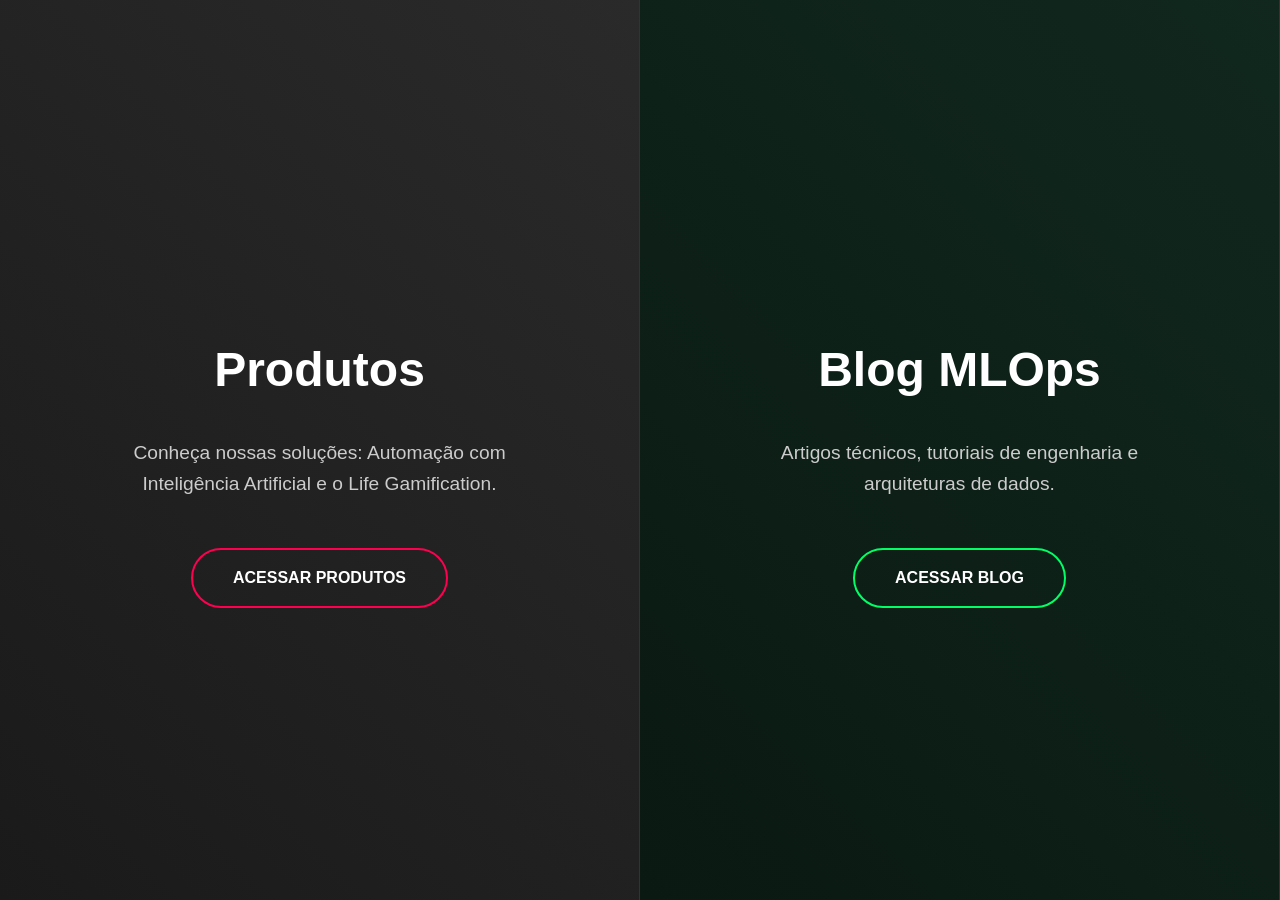
<file: index.html>
<!DOCTYPE html>
<html lang="pt-BR">
<head>
    <meta charset="UTF-8">
    <meta name="viewport" content="width=device-width, initial-scale=1.0">
    <title>Seletor Hub - Escolha seu Destino</title>
    <link rel="stylesheet" href="style.css">
    <style>
        /* Estilos para o Mosaico de Fotos */
        .split-banco {
            position: relative;
            overflow: hidden; /* Evita que as fotos vazem do lado direito */
        }
        .mosaic-bg {
            position: absolute;
            top: -5%; left: -5%; width: 110%; height: 110%; /* Ligeiramente maior para cobrir o fundo todo */
            display: grid;
            /* Cria colunas responsivas preenchendo o espaço: */
            grid-template-columns: repeat(auto-fill, minmax(100px, 1fr));
            grid-auto-rows: 100px; /* Altura de cada foto no mosaico */
            gap: 4px;
            z-index: 0;
        }
        .mosaic-bg img {
            width: 100%; height: 100%;
            object-fit: cover; /* Faz as fotos não distorcerem */
            border-radius: 4px;
            opacity: 0.35; /* Deixa as fotos mais transparentes para focar no texto */
            transition: opacity 0.3s ease;
        }
        .mosaic-bg img:hover {
            opacity: 0.8; /* Efeito bacana de acender a foto quando o mouse passa por cima */
        }
        .mosaic-overlay {
            position: absolute; top: 0; left: 0; width: 100%; height: 100%;
            background: linear-gradient(135deg, rgba(18,18,18,0.9) 0%, rgba(18,18,18,0.5) 100%);
            z-index: 1; /* Fica entre as fotos e o texto */
        }
        .split-content {
            position: relative;
            z-index: 2; /* Mantém o texto no topo */
            display: flex;
            flex-direction: column;
            align-items: center;
            justify-content: center;
        }
    </style>
</head>
<body>

    <div class="portal-container">
        <!-- Lado Esquerdo: Produtos -->
        <div class="split split-software">
            <h2>Produtos</h2>
            <p>Conheça nossas soluções: Automação com Inteligência Artificial e o Life Gamification.</p>
            <a href="produtos.html" class="btn-enter">Acessar Produtos</a>
        </div>

        <!-- Centro: Blog Técnico -->
        <div class="split split-blog">
            <div class="split-content">
                <h2>Blog MLOps</h2>
                <p>Artigos técnicos, tutoriais de engenharia e arquiteturas de dados.</p>
                <a href="blog/" class="btn-enter">Acessar Blog</a>
            </div>
        </div>
    </div>

</body>
</html>
</file>
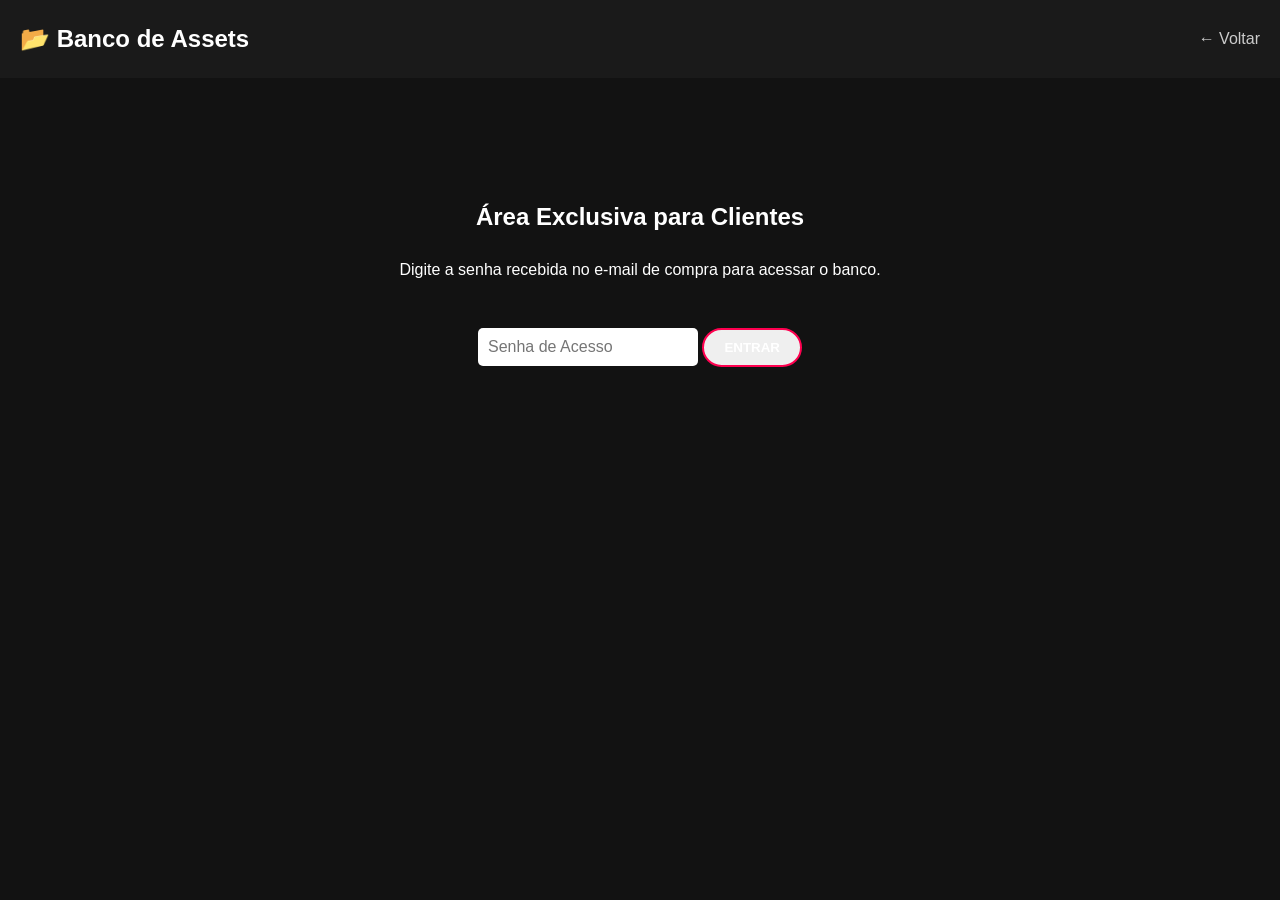
<file: banco.html>
<!DOCTYPE html>
<html lang="pt-BR">
<head>
    <meta charset="UTF-8">
    <meta name="viewport" content="width=device-width, initial-scale=1.0">
    <title>Banco de Assets - Seletor</title>
    <link rel="stylesheet" href="style.css">
</head>
<body>

    <header style="padding: 20px; background: #1a1a1a; display: flex; justify-content: space-between; align-items: center;">
        <div style="font-size: 1.5rem; font-weight: bold;">📂 Banco de Assets</div>
        <a href="index.html" style="color: #ccc;">&larr; Voltar</a>
    </header>

    <!-- Área de Login Simples -->
    <div id="login-area" style="text-align: center; padding: 100px 20px;">
        <h2>Área Exclusiva para Clientes</h2>
        <p>Digite a senha recebida no e-mail de compra para acessar o banco.</p>
        <input type="password" id="access-pass" placeholder="Senha de Acesso" style="padding: 10px; font-size: 1rem; border-radius: 5px; border: none;">
        <button onclick="checkAccess()" class="btn-enter" style="padding: 10px 20px; cursor: pointer;">Entrar</button>
        <p id="login-msg" style="color: red; margin-top: 10px;"></p>
    </div>

    <!-- Conteúdo do App (Oculto inicialmente) -->
    <div id="app-area" style="display: none;">
        <!-- Filtros -->
        <div style="padding: 20px; text-align: center;">
            <button onclick="filterGallery('all')" class="btn-enter" style="padding: 8px 20px; margin: 5px; font-size: 0.9rem;">Todos</button>
            <button onclick="filterGallery('video')" class="btn-enter" style="padding: 8px 20px; margin: 5px; font-size: 0.9rem;">Vídeos</button>
            <button onclick="filterGallery('audio')" class="btn-enter" style="padding: 8px 20px; margin: 5px; font-size: 0.9rem;">Áudios</button>
            <button onclick="filterGallery('image')" class="btn-enter" style="padding: 8px 20px; margin: 5px; font-size: 0.9rem;">Imagens</button>
        </div>

        <div id="gallery" class="gallery-grid">
            <p style="grid-column: 1/-1; text-align: center;">Carregando assets do Drive...</p>
        </div>
    </div>

    <script>
        let allAssets = [];
        const SITE_PASS = "seletor2024"; // Defina sua senha aqui

        function checkAccess() {
            const input = document.getElementById('access-pass').value;
            if (input === SITE_PASS) {
                document.getElementById('login-area').style.display = 'none';
                document.getElementById('app-area').style.display = 'block';
                loadManifest(); // Só carrega o JSON se a senha estiver certa
            } else {
                document.getElementById('login-msg').innerText = "Senha incorreta.";
            }
        }

        // Permitir Enter no input
        document.getElementById('access-pass').addEventListener('keypress', function (e) {
            if (e.key === 'Enter') {
                checkAccess();
            }
        });

        // Função para converter link de visualização do Drive em link direto de imagem (thumbnail)
        function getDriveThumbnail(url) {
            // Extrai ID
            const idMatch = url.match(/id=([a-zA-Z0-9_-]+)/) || url.match(/\/d\/([a-zA-Z0-9_-]+)/);
            if (idMatch) {
                return `https://lh3.googleusercontent.com/d/${idMatch[1]}=s400`; // s400 pede largura 400px
            }
            return 'https://via.placeholder.com/400x250?text=No+Preview';
        }

        async function loadManifest() {
            try {
                // Lê o arquivo manifest.json que deve estar na mesma pasta
                const response = await fetch('manifest.json');
                if (!response.ok) throw new Error("Manifesto não encontrado");
                
                const data = await response.json();
                allAssets = [];

                // Processa as categorias do seu JSON (Adaptar conforme a estrutura real do seu manifest.json)
                // Assumindo estrutura: { "visuals": [...], "musica": [...], "sfx": [...] }
                
                if (data.visuals) {
                    data.visuals.forEach(item => allAssets.push({...item, type: 'video', category: 'Visuals'}));
                }
                if (data.musica) {
                    data.musica.forEach(item => allAssets.push({...item, type: 'audio', category: 'Música'}));
                }
                if (data.sfx) {
                    data.sfx.forEach(item => allAssets.push({...item, type: 'audio', category: 'SFX'}));
                }

                renderGallery(allAssets);

            } catch (error) {
                document.getElementById('gallery').innerHTML = `<p style="grid-column: 1/-1; text-align: center; color: red;">Erro ao carregar assets: ${error.message}. <br>Certifique-se de que o arquivo <b>manifest.json</b> está na pasta do site.</p>`;
            }
        }

        function renderGallery(items) {
            const container = document.getElementById('gallery');
            container.innerHTML = '';

            if (items.length === 0) {
                container.innerHTML = '<p style="grid-column: 1/-1; text-align: center;">Nenhum item encontrado.</p>';
                return;
            }

            items.forEach(item => {
                // Define ícone ou thumb baseado no tipo
                let thumbUrl = 'https://via.placeholder.com/400x250?text=Audio';
                if (item.type === 'video' || item.type === 'image') {
                    // Tenta usar o próprio link se for imagem direta, ou thumbnail do drive
                    thumbUrl = getDriveThumbnail(item.path || item.url); 
                }

                const card = document.createElement('div');
                card.className = 'media-card';
                card.innerHTML = `
                    <img src="${thumbUrl}" class="media-thumb" alt="${item.name}" loading="lazy">
                    <div class="media-info">
                        <span class="media-title">${item.name}</span>
                        <span class="media-tag">${item.category}</span>
                        <a href="${item.path || item.url}" target="_blank" class="btn-download">Baixar / Ver</a>
                    </div>
                `;
                container.appendChild(card);
            });
        }

        function filterGallery(type) {
            if (type === 'all') {
                renderGallery(allAssets);
            } else {
                const filtered = allAssets.filter(item => item.type === type || (type === 'video' && item.category === 'Visuals'));
                renderGallery(filtered);
            }
        }

        // Inicia
        // loadManifest(); // Removido para segurança, chamado apenas no checkAccess
    </script>
</body>
</html>
</file>
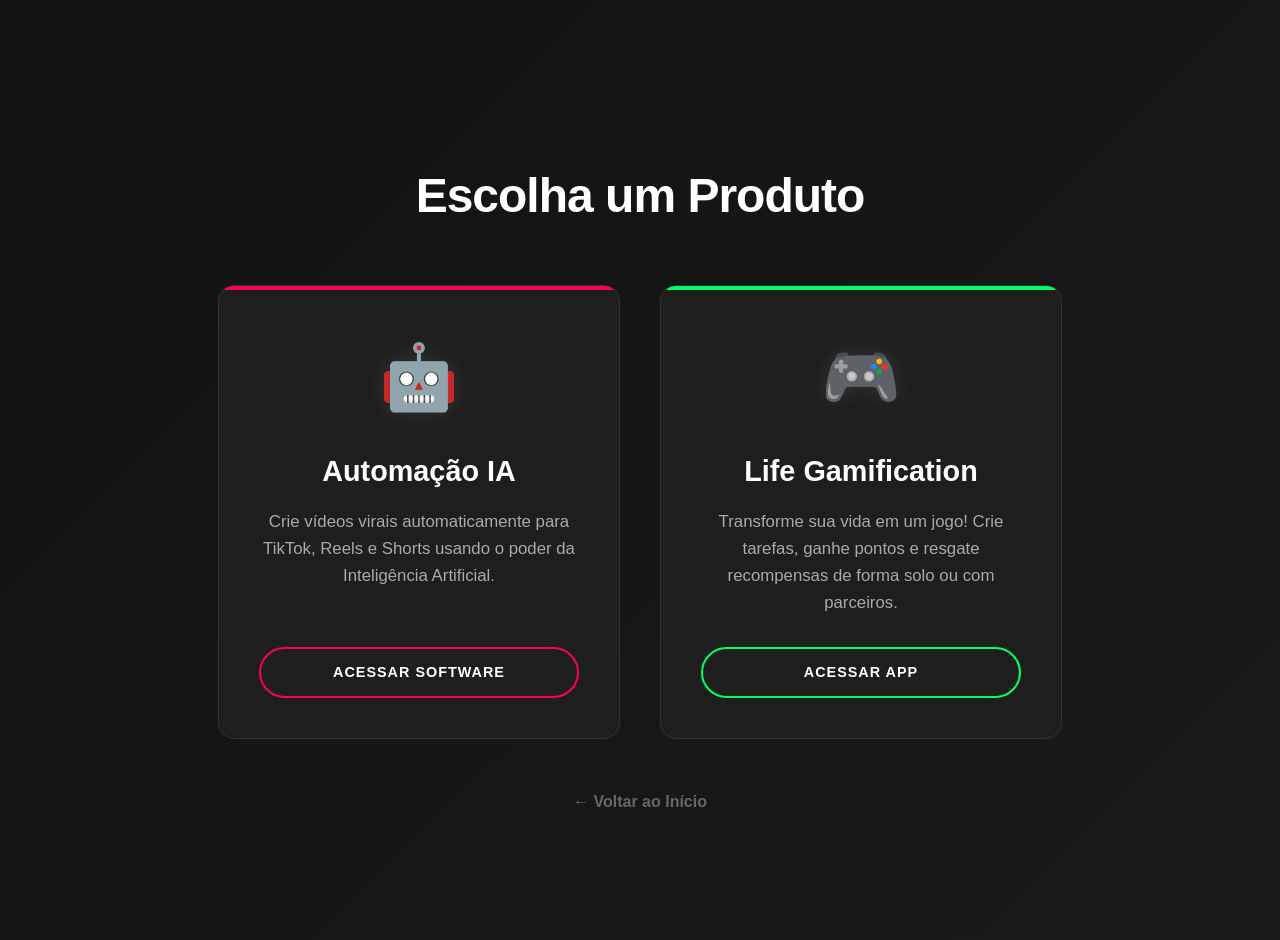
<file: produtos.html>
<!DOCTYPE html>
<html lang="pt-BR">
<head>
    <meta charset="UTF-8">
    <meta name="viewport" content="width=device-width, initial-scale=1.0">
    <title>Nossos Produtos</title>
    <link rel="stylesheet" href="style.css">
    <style>
        body {
            display: flex;
            flex-direction: column;
            align-items: center;
            justify-content: center;
            min-height: 100vh;
            padding: 20px;
            background: linear-gradient(135deg, #121212, #1a1a1a);
        }
        h1 {
            font-size: 3rem;
            margin-bottom: 50px;
            text-align: center;
            letter-spacing: -1px;
        }
        .products-container {
            display: flex;
            gap: 40px;
            flex-wrap: wrap;
            justify-content: center;
            max-width: 1000px;
        }
        .product-card {
            background: var(--card-bg);
            border-radius: 16px;
            padding: 40px;
            width: 320px;
            text-align: center;
            transition: all 0.3s ease;
            border: 1px solid #333;
            display: flex;
            flex-direction: column;
            position: relative;
            overflow: hidden;
        }
        .product-card::before {
            content: '';
            position: absolute;
            top: 0; left: 0; width: 100%; height: 4px;
            background: var(--primary);
            transition: 0.3s;
        }
        .product-card.gamification::before { background: var(--tertiary); }
        
        .product-card:hover {
            transform: translateY(-10px);
            box-shadow: 0 15px 35px rgba(0,0,0,0.6);
            border-color: #555;
        }
        .product-card.gamification:hover {
            border-color: #444;
        }
        .product-icon {
            font-size: 4rem;
            margin-bottom: 20px;
            text-shadow: 0 0 20px rgba(255,255,255,0.1);
        }
        .product-title {
            font-size: 1.8rem;
            margin-bottom: 15px;
            font-weight: bold;
        }
        .product-desc {
            color: #aaa;
            margin-bottom: 30px;
            flex-grow: 1;
            font-size: 1.05rem;
        }
        .btn-product {
            padding: 12px 24px;
            border-radius: 30px;
            color: white;
            font-weight: bold;
            text-transform: uppercase;
            transition: 0.3s;
            display: inline-block;
            border: 2px solid var(--primary);
            letter-spacing: 1px;
            font-size: 0.9rem;
        }
        .btn-product:hover {
            background: white;
            color: black;
            box-shadow: 0 0 15px rgba(255, 255, 255, 0.3);
        }
        .gamification .btn-product {
            border-color: var(--tertiary);
        }
        .back-link {
            margin-top: 50px;
            color: #666;
            text-decoration: none;
            font-weight: bold;
            transition: 0.3s;
        }
        .back-link:hover { color: white; }
    </style>
</head>
<body>

    <h1>Escolha um Produto</h1>

    <div class="products-container">
        <!-- Produto 1: Automação -->
        <div class="product-card">
            <div class="product-icon">🤖</div>
            <div class="product-title">Automação IA</div>
            <div class="product-desc">Crie vídeos virais automaticamente para TikTok, Reels e Shorts usando o poder da Inteligência Artificial.</div>
            <a href="https://shorts-factory-ai.github.io/" class="btn-product">Acessar Software</a>
        </div>

        <!-- Produto 2: Life Gamification -->
        <div class="product-card gamification">
            <div class="product-icon">🎮</div>
            <div class="product-title">Life Gamification</div>
            <div class="product-desc">Transforme sua vida em um jogo! Crie tarefas, ganhe pontos e resgate recompensas de forma solo ou com parceiros.</div>
            <a href="https://life-gamificacao.github.io/" target="_blank" class="btn-product">Acessar App</a>
        </div>
    </div>

    <a href="index.html" class="back-link">← Voltar ao Início</a>

</body>
</html>
</file>
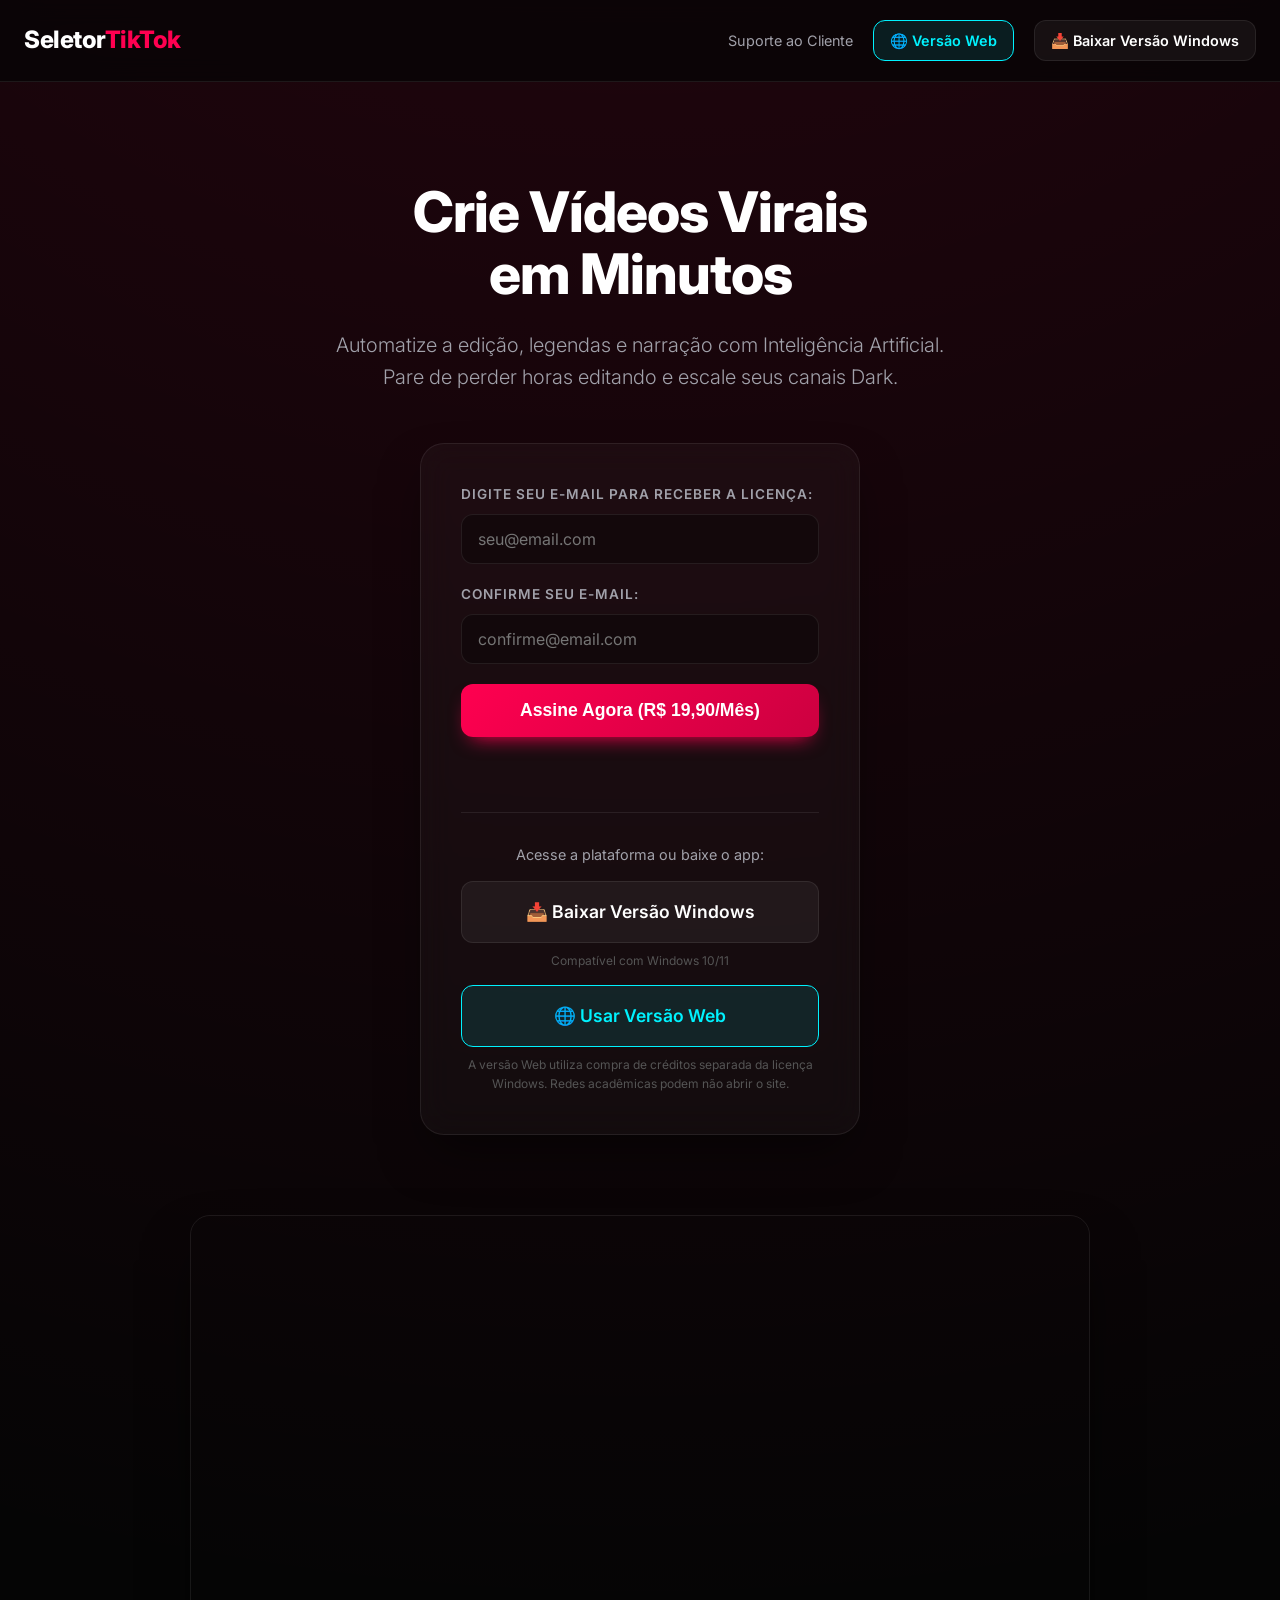
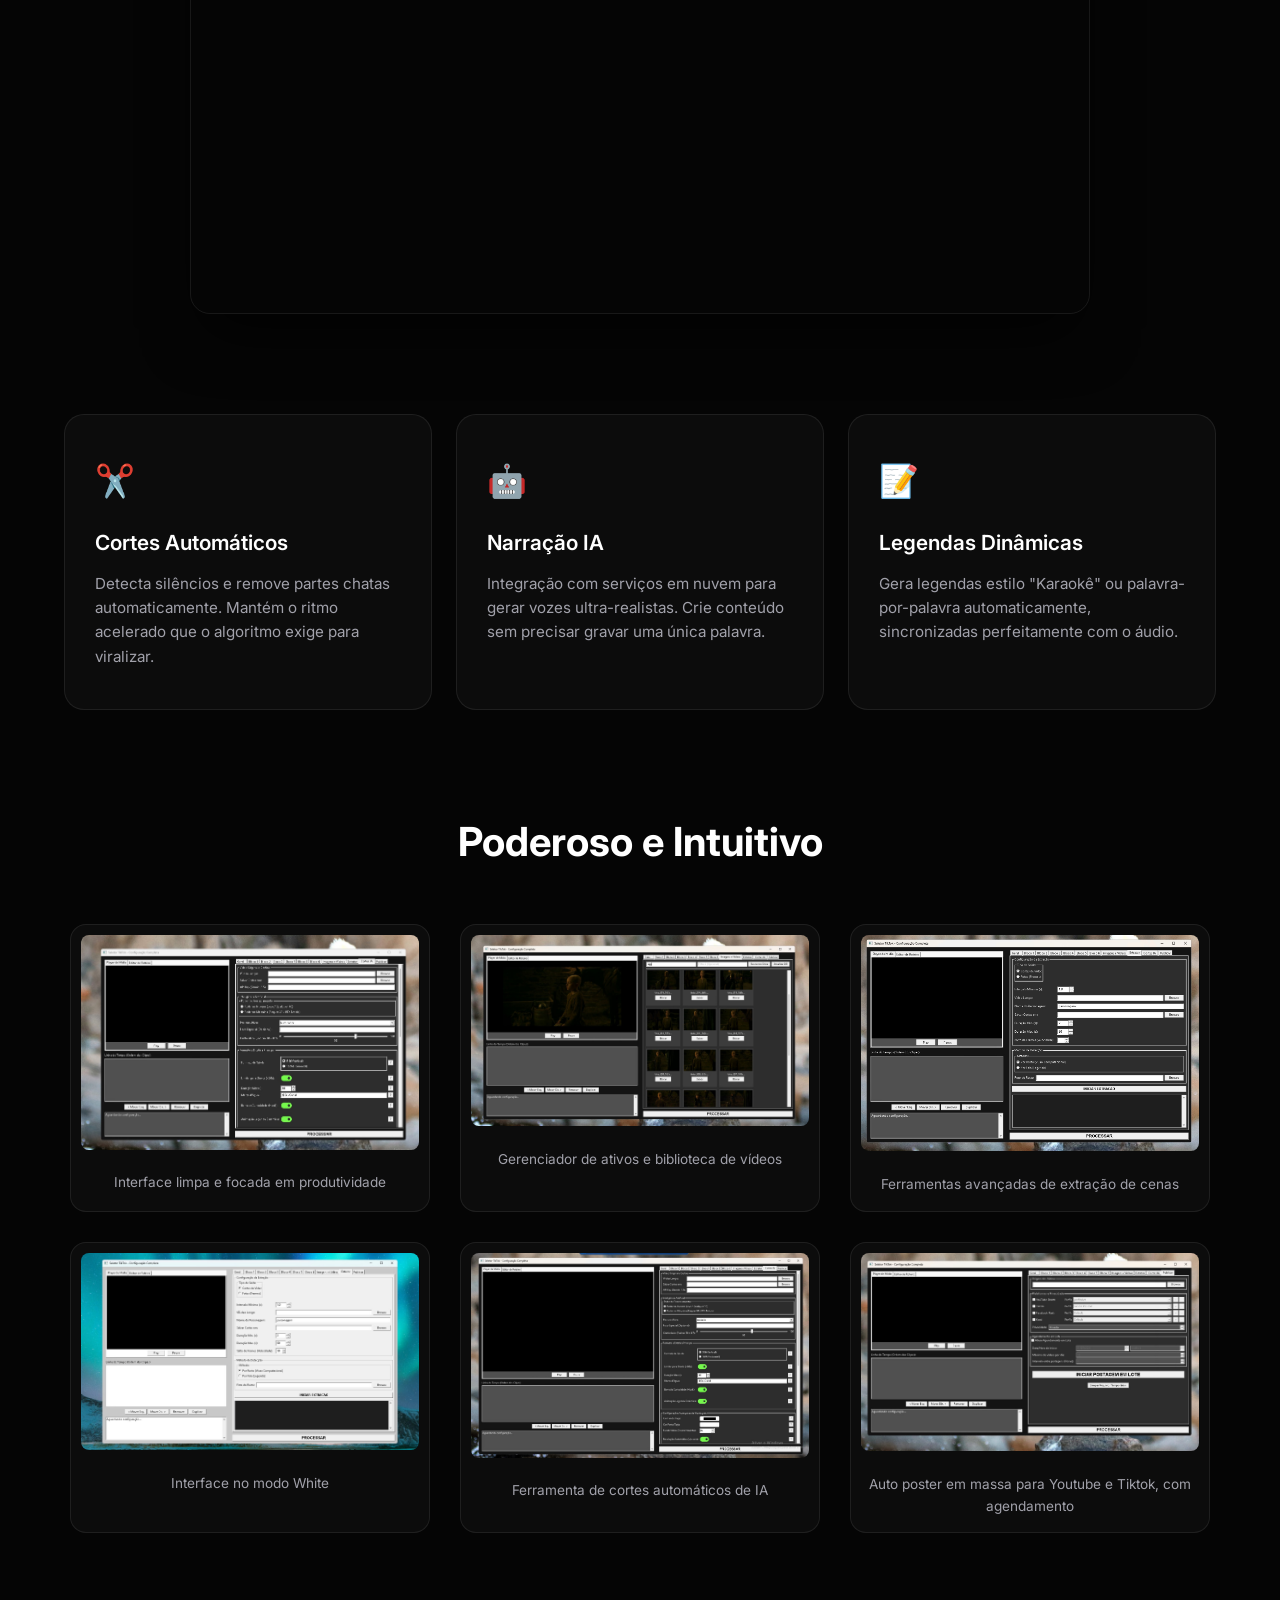
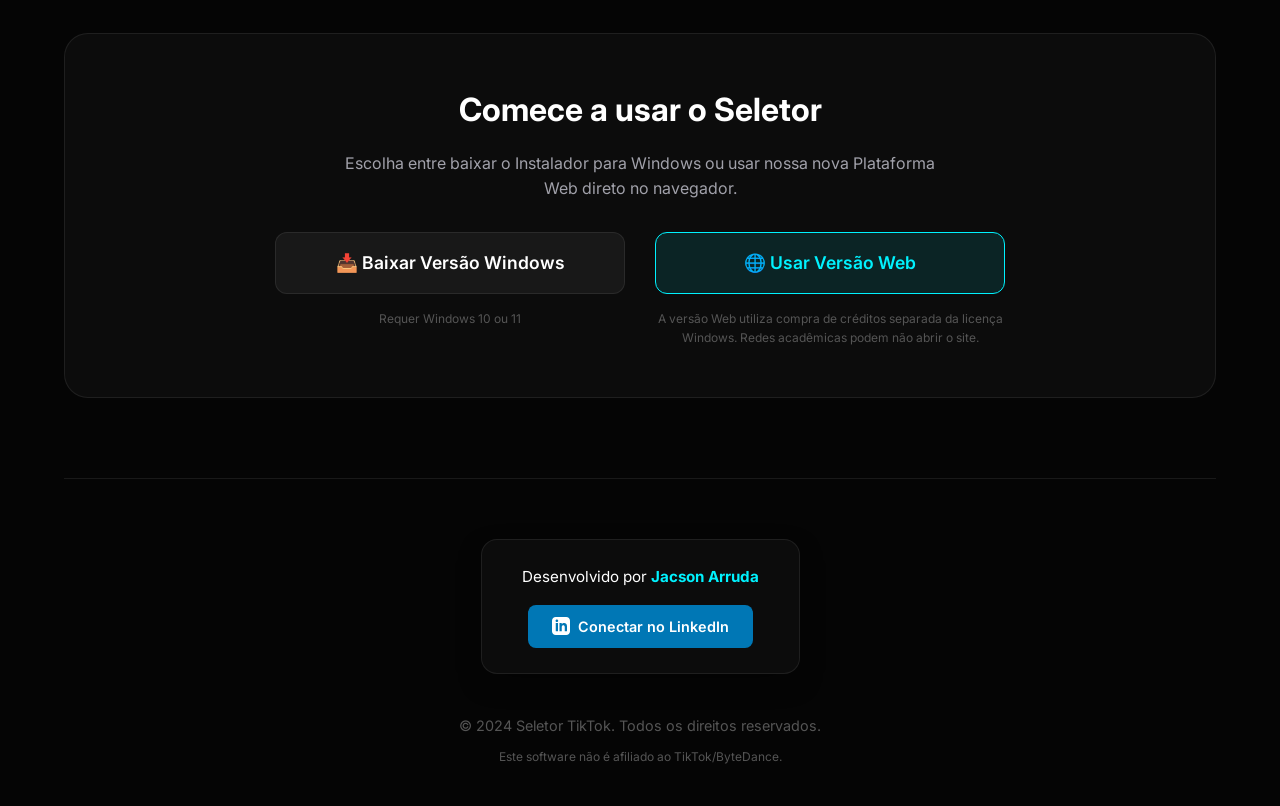
<file: software.html>
<!DOCTYPE html>
<html lang="pt-BR">
<head>
    <meta charset="UTF-8">
    <meta name="viewport" content="width=device-width, initial-scale=1.0">
    <title>Seletor TikTok - Automação de Vídeos Virais</title>
    <meta name="description" content="Crie vídeos para TikTok, Shorts e Reels automaticamente com Inteligência Artificial.">
    <!-- Importando a fonte estilo CapCut -->
    <link href="https://fonts.googleapis.com/css2?family=Inter:wght@300;400;600;800&display=swap" rel="stylesheet">
    <style>
        :root {
            --primary: #FF0050; /* Cor TikTok */
            --accent: #00f2fe; /* Azul tecnológico para compor o gradiente */
            --dark-bg: #050505; /* Fundo quase preto estilo CapCut */
            --glass-bg: rgba(255, 255, 255, 0.03); /* Fundo de vidro */
            --glass-border: rgba(255, 255, 255, 0.08); /* Borda do vidro */
            --text-main: #ffffff;
            --text-muted: #a1a1aa;
        }
        
        * { margin: 0; padding: 0; box-sizing: border-box; }
        
        body {
            font-family: 'Inter', sans-serif;
            background-color: var(--dark-bg);
            color: var(--text-main);
            line-height: 1.6;
            /* Leve brilho radial no topo simulando iluminação */
            background-image: radial-gradient(circle at 50% -20%, rgba(255, 0, 80, 0.15), transparent 50%);
        }
        
        .container { max-width: 1200px; margin: 0 auto; padding: 0 24px; }
        
        /* Header Glass */
        header { 
            padding: 20px 24px; 
            display: flex; 
            justify-content: space-between; 
            align-items: center; 
            background: rgba(5, 5, 5, 0.7);
            backdrop-filter: blur(12px);
            position: sticky;
            top: 0;
            z-index: 100;
            border-bottom: 1px solid var(--glass-border);
        }
        .logo { font-weight: 800; font-size: 1.5rem; letter-spacing: -0.5px; color: var(--text-main); }
        .logo span { color: var(--primary); }
        
        /* Hero Section */
        .hero {
            text-align: center;
            padding: 100px 20px 80px;
        }
        h1 { 
            font-size: 3.5rem; 
            font-weight: 800; 
            letter-spacing: -1px; 
            margin-bottom: 24px; 
            line-height: 1.1;
        }
        .hero p.subtitle { 
            font-size: 1.25rem; 
            color: var(--text-muted); 
            max-width: 650px; 
            margin: 0 auto 50px auto; 
            font-weight: 300;
        }
        
        /* Glass Panel (Checkout) */
        .glass-panel {
            background: var(--glass-bg);
            backdrop-filter: blur(16px);
            -webkit-backdrop-filter: blur(16px);
            border: 1px solid var(--glass-border);
            padding: 40px; 
            border-radius: 24px; 
            max-width: 440px; 
            margin: 0 auto; 
            box-shadow: 0 25px 50px -12px rgba(0, 0, 0, 0.5);
            transition: transform 0.3s ease;
        }
        .glass-panel:hover { transform: translateY(-5px); border-color: rgba(255,0,80,0.3); }
        
        .glass-panel input {
            width: 100%; 
            padding: 14px 16px; 
            margin-bottom: 20px; 
            border-radius: 12px; 
            border: 1px solid var(--glass-border); 
            background: rgba(0,0,0,0.3);
            color: white;
            font-size: 1rem;
            font-family: 'Inter', sans-serif;
            transition: border-color 0.2s;
        }
        .glass-panel input:focus { outline: none; border-color: var(--primary); }
        
        /* Botões Estilo Premium */
        .btn-cta {
            background: linear-gradient(135deg, var(--primary), #cc0040);
            color: white;
            padding: 16px 40px;
            text-decoration: none;
            font-size: 1.1rem;
            border-radius: 12px;
            font-weight: 600;
            border: none;
            cursor: pointer;
            transition: all 0.3s ease;
            display: inline-flex;
            justify-content: center;
            align-items: center;
            width: 100%;
            box-shadow: 0 10px 20px -10px var(--primary);
        }
        .btn-cta:hover { 
            transform: translateY(-2px); 
            box-shadow: 0 15px 25px -10px var(--primary); 
            filter: brightness(1.1);
        }
        
        .btn-download {
            background: rgba(255,255,255,0.05);
            border: 1px solid var(--glass-border);
            color: white;
            box-shadow: none;
        }
        .btn-download:hover { background: rgba(255,255,255,0.1); border-color: rgba(255,255,255,0.2); }

        /* Video Container */
        .video-wrapper { padding: 0 20px; margin-bottom: 100px; }
        .video-container {
            position: relative;
            padding-bottom: 56.25%;
            height: 0;
            max-width: 900px;
            margin: 0 auto;
            border-radius: 20px;
            overflow: hidden;
            border: 1px solid var(--glass-border);
            box-shadow: 0 30px 60px -15px rgba(0,0,0,0.8);
        }
        .video-container iframe { position: absolute; top: 0; left: 0; width: 100%; height: 100%; }

        /* Features Bento Box */
        .features { 
            display: grid; 
            grid-template-columns: repeat(auto-fit, minmax(320px, 1fr)); 
            gap: 24px; 
            margin-bottom: 100px; 
        }
        .feature-card { 
            background: var(--glass-bg); 
            border: 1px solid var(--glass-border);
            padding: 40px 30px; 
            border-radius: 20px; 
            transition: all 0.3s ease;
        }
        .feature-card:hover { background: rgba(255,255,255,0.05); transform: translateY(-5px); }
        .feature-icon { font-size: 2rem; margin-bottom: 20px; display: inline-block; }
        .feature-card h3 { font-size: 1.3rem; margin-bottom: 12px; font-weight: 600; }
        .feature-card p { color: var(--text-muted); font-size: 0.95rem; }

        /* Screenshots */
        .screenshots-section { margin-bottom: 100px; }
        .screenshots-section h2 { text-align: center; margin-bottom: 50px; font-size: 2.5rem; }
        .screenshot-gallery { display: flex; flex-wrap: wrap; justify-content: center; gap: 30px; }
        .screenshot-gallery figure { 
            flex: 0 1 360px; 
            border-radius: 16px; 
            overflow: hidden;
            border: 1px solid var(--glass-border);
            background: var(--glass-bg);
            padding: 10px;
            transition: transform 0.3s;
        }
        .screenshot-gallery figure:hover { transform: scale(1.02); border-color: var(--primary); }
        .screenshot-gallery img { width: 100%; height: auto; border-radius: 8px; }
        .screenshot-gallery figcaption { text-align: center; color: var(--text-muted); font-size: 0.85rem; margin-top: 15px; padding-bottom: 5px; }

        footer { text-align: center; padding: 40px; color: #555; font-size: 0.9rem; border-top: 1px solid var(--glass-border); }
        
        /* Helpers */
        .text-label { font-size: 0.85rem; color: var(--text-muted); margin-bottom: 8px; display: block; font-weight: 600; text-transform: uppercase; letter-spacing: 1px; }
    </style>
</head>
<body>

    <header>
        <div class="logo">Seletor<span>TikTok</span></div>
        <div style="display: flex; align-items: center; gap: 20px;">
            <a href="suporte.html" target="_blank" style="color: var(--text-muted); text-decoration: none; font-size: 0.9rem; transition: color 0.2s;">Suporte ao Cliente</a>
            <a href="https://saffron-parsnip-expanse.ngrok-free.dev" class="btn-cta" style="background: rgba(0, 242, 254, 0.1); border: 1px solid var(--accent); color: var(--accent); width: auto; padding: 8px 16px; font-size: 0.9rem; box-shadow: none;" title="A versão Web utiliza compra de créditos separada">🌐 Versão Web</a>
            <a href="https://github.com/Jacsonrn/Automatizador-Videos--Youtube--Tiktok-Distribui-o/releases/download/v2.2.3/Instalador_Seletor_v2.2.3.exe" class="btn-cta btn-download" style="width: auto; padding: 8px 16px; font-size: 0.9rem; box-shadow: none;">📥 Baixar Versão Windows</a>
        </div>
    </header>

    <div class="container">
        <section class="hero">
            <h1>Crie Vídeos Virais<br>em Minutos</h1>
            <p class="subtitle">
                Automatize a edição, legendas e narração com Inteligência Artificial. 
                Pare de perder horas editando e escale seus canais Dark.
            </p>
            
            <div class="glass-panel">
                <span class="text-label" style="text-align: left;">Digite seu e-mail para receber a licença:</span>
                <input type="email" id="email-cliente" placeholder="seu@email.com">
                
                <span class="text-label" style="text-align: left;">Confirme seu e-mail:</span>
                <input type="email" id="email-confirmacao" placeholder="confirme@email.com">
                
                <button id="btn-comprar" onclick="validarEComprar()" class="btn-cta">Assine Agora (R$ 19,90/Mês)</button>
                <p id="msg-status" style="font-size: 0.8rem; color: #ff4d4d; margin-top: 15px; min-height: 20px;"></p>

                <div style="margin-top: 40px; padding-top: 30px; border-top: 1px solid var(--glass-border);">
                    <p style="color: var(--text-muted); font-size: 0.9rem; margin-bottom: 15px;">Acesse a plataforma ou baixe o app:</p>
                    <div style="display: flex; flex-direction: column; gap: 15px;">
                        <div>
                            <a href="https://github.com/Jacsonrn/Automatizador-Videos--Youtube--Tiktok-Distribui-o/releases/download/v2.2.3/Instalador_Seletor_v2.2.3.exe" class="btn-cta btn-download">
                                📥 Baixar Versão Windows
                            </a>
                            <p style="font-size: 0.75rem; margin-top: 8px; color: #555;">Compatível com Windows 10/11</p>
                        </div>
                        <div>
                            <a href="https://saffron-parsnip-expanse.ngrok-free.dev" class="btn-cta" style="background: rgba(0, 242, 254, 0.1); border: 1px solid var(--accent); color: var(--accent); box-shadow: none;">
                                🌐 Usar Versão Web
                            </a>
                            <p style="font-size: 0.75rem; margin-top: 8px; color: #555;">A versão Web utiliza compra de créditos separada da licença Windows. Redes acadêmicas podem não abrir o site.</p>
                        </div>
                    </div>
                </div>
            </div>
            
            <script src="checkout_integration.js"></script>
            <script>
                function validarEComprar() {
                    const email = document.getElementById('email-cliente').value.trim();
                    const confirmacao = document.getElementById('email-confirmacao').value.trim();
                    
                    if (email !== confirmacao) {
                        document.getElementById('msg-status').innerText = "Os e-mails não coincidem. Por favor, verifique.";
                        return;
                    }
                    document.getElementById('msg-status').innerText = "";
                    iniciarCompra(); // Função do seu arquivo js
                }
            </script>
        </section>
    </div>

    <section class="video-wrapper">
        <div class="video-container">
            <!-- SUBSTITUA PELO ID DO SEU VIDEO DO YOUTUBE -->
            <iframe src="https://www.youtube.com/embed/BuyvU83u68o" frameborder="0" allowfullscreen></iframe>
        </div>
    </section>

    <div class="container">
        <section class="features">
            <div class="feature-card">
                <span class="feature-icon">✂️</span>
                <h3>Cortes Automáticos</h3>
                <p>Detecta silêncios e remove partes chatas automaticamente. Mantém o ritmo acelerado que o algoritmo exige para viralizar.</p>
            </div>
            <div class="feature-card">
                <span class="feature-icon">🤖</span>
                <h3>Narração IA</h3>
                <p>Integração com serviços em nuvem para gerar vozes ultra-realistas. Crie conteúdo sem precisar gravar uma única palavra.</p>
            </div>
            <div class="feature-card">
                <span class="feature-icon">📝</span>
                <h3>Legendas Dinâmicas</h3>
                <p>Gera legendas estilo "Karaokê" ou palavra-por-palavra automaticamente, sincronizadas perfeitamente com o áudio.</p>
            </div>
        </section>

        <section class="screenshots-section">
            <h2>Poderoso e Intuitivo</h2>
            <div class="screenshot-gallery">
                <figure>
                    <img src="screenshot_1.jpg.jpg" alt="Interface Principal">
                    <figcaption>Interface limpa e focada em produtividade</figcaption>
                </figure>
                <figure>
                    <img src="screenshot_2.jpg.jpg" alt="Banco de Mídia">
                    <figcaption>Gerenciador de ativos e biblioteca de vídeos</figcaption>
                </figure>
                <figure>
                    <img src="screenshot_3.jpg.jpg" alt="Extrator de Atores">
                    <figcaption>Ferramentas avançadas de extração de cenas</figcaption>
                </figure>
                <figure>
                    <img src="screenshot_4.jpg" alt="Interface no modo White">
                    <figcaption>Interface no modo White</figcaption>
                </figure>
                <figure>
                    <img src="screenshot_5.jpg" alt="Ferramenta de cortes automáticos de IA">
                    <figcaption>Ferramenta de cortes automáticos de IA</figcaption>
                </figure>
                <figure>
                    <img src="screenshot_6.jpg" alt="Ferramenta de auto poster para Youtube e Tiktok">
                    <figcaption>Auto poster em massa para Youtube e Tiktok, com agendamento</figcaption>
                </figure>
            </div>
        </section>

        <section style="text-align: center; margin-bottom: 80px; padding: 50px 30px; background: var(--glass-bg); border-radius: 24px; border: 1px solid var(--glass-border);">
            <h2 style="margin-bottom: 15px; font-size: 2rem;">Comece a usar o Seletor</h2>
            <p style="color: var(--text-muted); margin-bottom: 30px; max-width: 600px; margin-left: auto; margin-right: auto;">Escolha entre baixar o Instalador para Windows ou usar nossa nova Plataforma Web direto no navegador.</p>
            
            <div style="display: flex; flex-wrap: wrap; justify-content: center; gap: 30px;">
                <div style="flex: 1; min-width: 250px; max-width: 350px;">
                    <a href="https://github.com/Jacsonrn/Automatizador-Videos--Youtube--Tiktok-Distribui-o/releases/download/v2.2.3/Instalador_Seletor_v2.2.3.exe" class="btn-cta btn-download" style="width: 100%; padding: 16px 20px;">
                        📥  Baixar Versão Windows
                    </a>
                    <p style="font-size: 0.75rem; margin-top: 15px; color: #555;">Requer Windows 10 ou 11</p>
                </div>
                
                <div style="flex: 1; min-width: 250px; max-width: 350px;">
                    <a href="https://saffron-parsnip-expanse.ngrok-free.dev" class="btn-cta" style="width: 100%; padding: 16px 20px; background: rgba(0, 242, 254, 0.1); border: 1px solid var(--accent); color: var(--accent); box-shadow: none;">
                        🌐 Usar Versão Web
                    </a>
                    <p style="font-size: 0.75rem; margin-top: 15px; color: #555;">A versão Web utiliza compra de créditos separada da licença Windows. Redes acadêmicas podem não abrir o site.</p>
                </div>
            </div>
        </section>

        <footer style="display: flex; flex-direction: column; align-items: center; gap: 30px; padding: 60px 20px 40px;">
            <div style="background: rgba(255, 255, 255, 0.03); padding: 25px 40px; border-radius: 16px; border: 1px solid var(--glass-border); display: inline-flex; flex-direction: column; align-items: center; gap: 15px; box-shadow: 0 10px 30px -10px rgba(0,0,0,0.5);">
                <p style="color: var(--text-main); font-size: 0.95rem; margin: 0;">Desenvolvido por <strong style="color: var(--accent);">Jacson Arruda</strong></p>
                <a href="https://www.linkedin.com/in/jacsonrn" target="_blank" style="background: #0077b5; color: white; text-decoration: none; padding: 10px 24px; border-radius: 8px; font-size: 0.9rem; font-weight: 600; display: inline-flex; align-items: center; gap: 8px; transition: transform 0.2s, filter 0.2s;" onmouseover="this.style.transform='translateY(-2px)'; this.style.filter='brightness(1.1)';" onmouseout="this.style.transform='translateY(0)'; this.style.filter='brightness(1)'">
                    <svg xmlns="http://www.w3.org/2000/svg" width="18" height="18" viewBox="0 0 24 24" fill="currentColor"><path d="M19 0h-14c-2.761 0-5 2.239-5 5v14c0 2.761 2.239 5 5 5h14c2.762 0 5-2.239 5-5v-14c0-2.761-2.238-5-5-5zm-11 19h-3v-11h3v11zm-1.5-12.268c-.966 0-1.75-.79-1.75-1.764s.784-1.764 1.75-1.764 1.75.79 1.75 1.764-.783 1.764-1.75 1.764zm13.5 12.268h-3v-5.604c0-3.368-4-3.113-4 0v5.604h-3v-11h3v1.765c1.396-2.586 7-2.777 7 2.476v6.759z"/></svg>
                    Conectar no LinkedIn
                </a>
            </div>
            
            <div style="margin-top: 10px;">
                <p>&copy; 2024 Seletor TikTok. Todos os direitos reservados.</p>
                <p style="margin-top: 10px; font-size: 0.75rem;">Este software não é afiliado ao TikTok/ByteDance.</p>
            </div>
        </footer>
    </div>

</body>
</html>
</file>
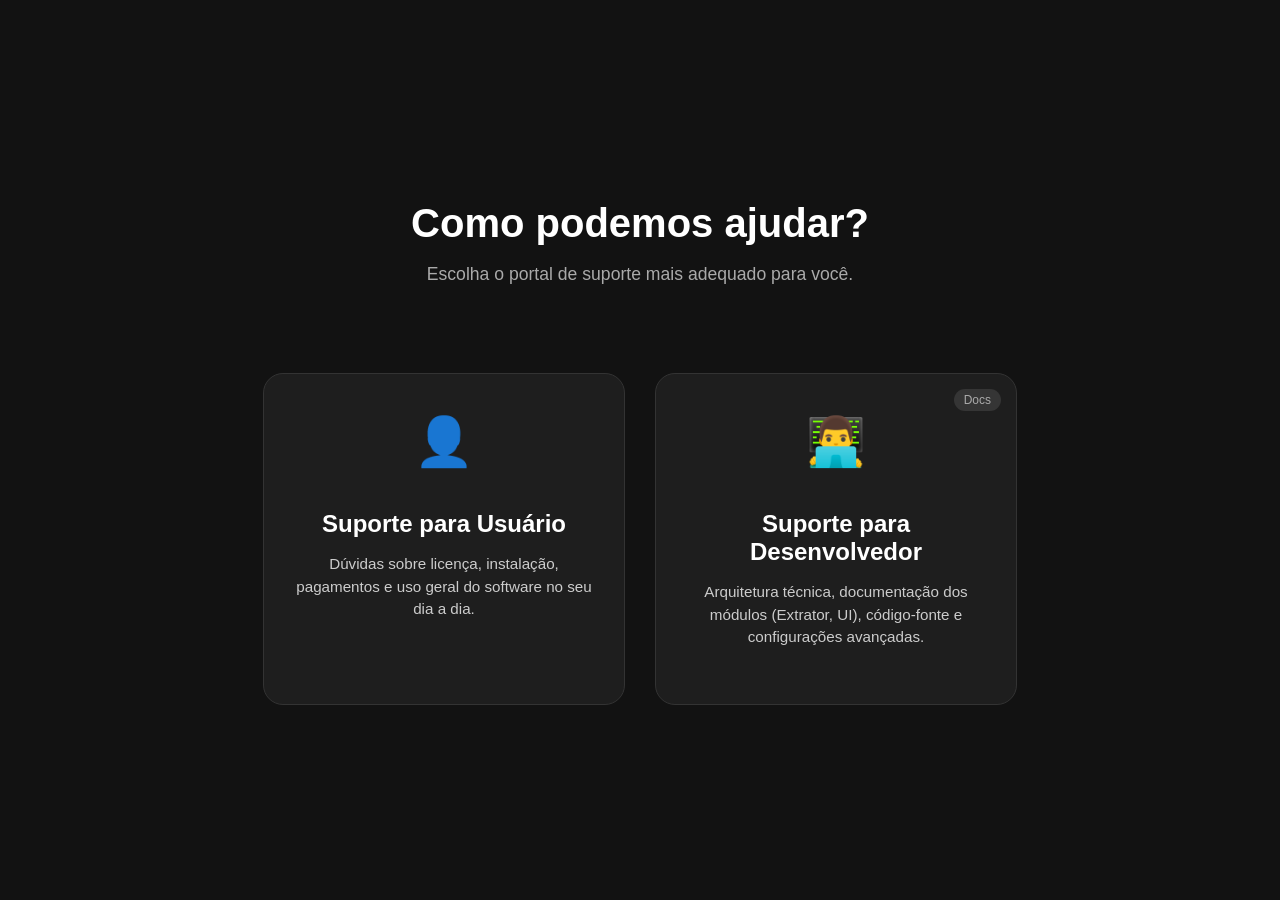
<file: suporte.html>
<!DOCTYPE html>
<html lang="pt-BR">
<head>
    <meta charset="UTF-8">
    <meta name="viewport" content="width=device-width, initial-scale=1.0">
    <title>Suporte - Seletor TikTok</title>
    <style>
        :root {
            --primary: #FF0050;
            --dark: #121212;
            --card-bg: #1e1e1e;
        }
        body {
            font-family: 'Segoe UI', Tahoma, Geneva, Verdana, sans-serif;
            margin: 0;
            background-color: var(--dark);
            color: #fff;
            display: flex;
            flex-direction: column;
            align-items: center;
            justify-content: center;
            min-height: 100vh;
        }
        .header-title {
            text-align: center;
            margin-bottom: 50px;
        }
        .header-title h1 { font-size: 2.5rem; margin-bottom: 10px; }
        .header-title p { color: #aaa; font-size: 1.1rem; }
        
        .support-options {
            display: flex;
            gap: 30px;
            flex-wrap: wrap;
            justify-content: center;
            max-width: 900px;
            padding: 20px;
        }
        .support-card {
            background-color: var(--card-bg);
            border: 1px solid #333;
            border-radius: 20px;
            padding: 40px 30px;
            width: 300px;
            text-align: center;
            text-decoration: none;
            color: #fff;
            transition: all 0.3s ease;
            position: relative;
            overflow: hidden;
        }
        .support-card:hover {
            transform: translateY(-10px);
            border-color: var(--primary);
            box-shadow: 0 10px 30px rgba(255, 0, 80, 0.2);
        }
        .support-card .icon {
            font-size: 3rem;
            margin-bottom: 20px;
            display: inline-block;
        }
        .support-card h2 { margin-bottom: 15px; font-size: 1.5rem; }
        .support-card p { color: #ccc; font-size: 0.95rem; line-height: 1.5; }
        
        /* Badge para Desenvolvedores */
        .dev-badge {
            position: absolute;
            top: 15px; right: 15px;
            background: rgba(255, 255, 255, 0.1);
            padding: 4px 10px;
            border-radius: 12px;
            font-size: 0.75rem;
            color: #aaa;
        }
    </style>
</head>
<body>
    <div class="header-title">
        <h1>Como podemos ajudar?</h1>
        <p>Escolha o portal de suporte mais adequado para você.</p>
    </div>

    <div class="support-options">
        <a href="suporte_user.html" class="support-card">
            <span class="icon">👤</span>
            <h2>Suporte para Usuário</h2>
            <p>Dúvidas sobre licença, instalação, pagamentos e uso geral do software no seu dia a dia.</p>
        </a>

        <a href="suporte_dev.html" class="support-card">
            <span class="dev-badge">Docs</span>
            <span class="icon">👨‍💻</span>
            <h2>Suporte para Desenvolvedor</h2>
            <p>Arquitetura técnica, documentação dos módulos (Extrator, UI), código-fonte e configurações avançadas.</p>
        </a>
    </div>
</body>
</html>
</file>
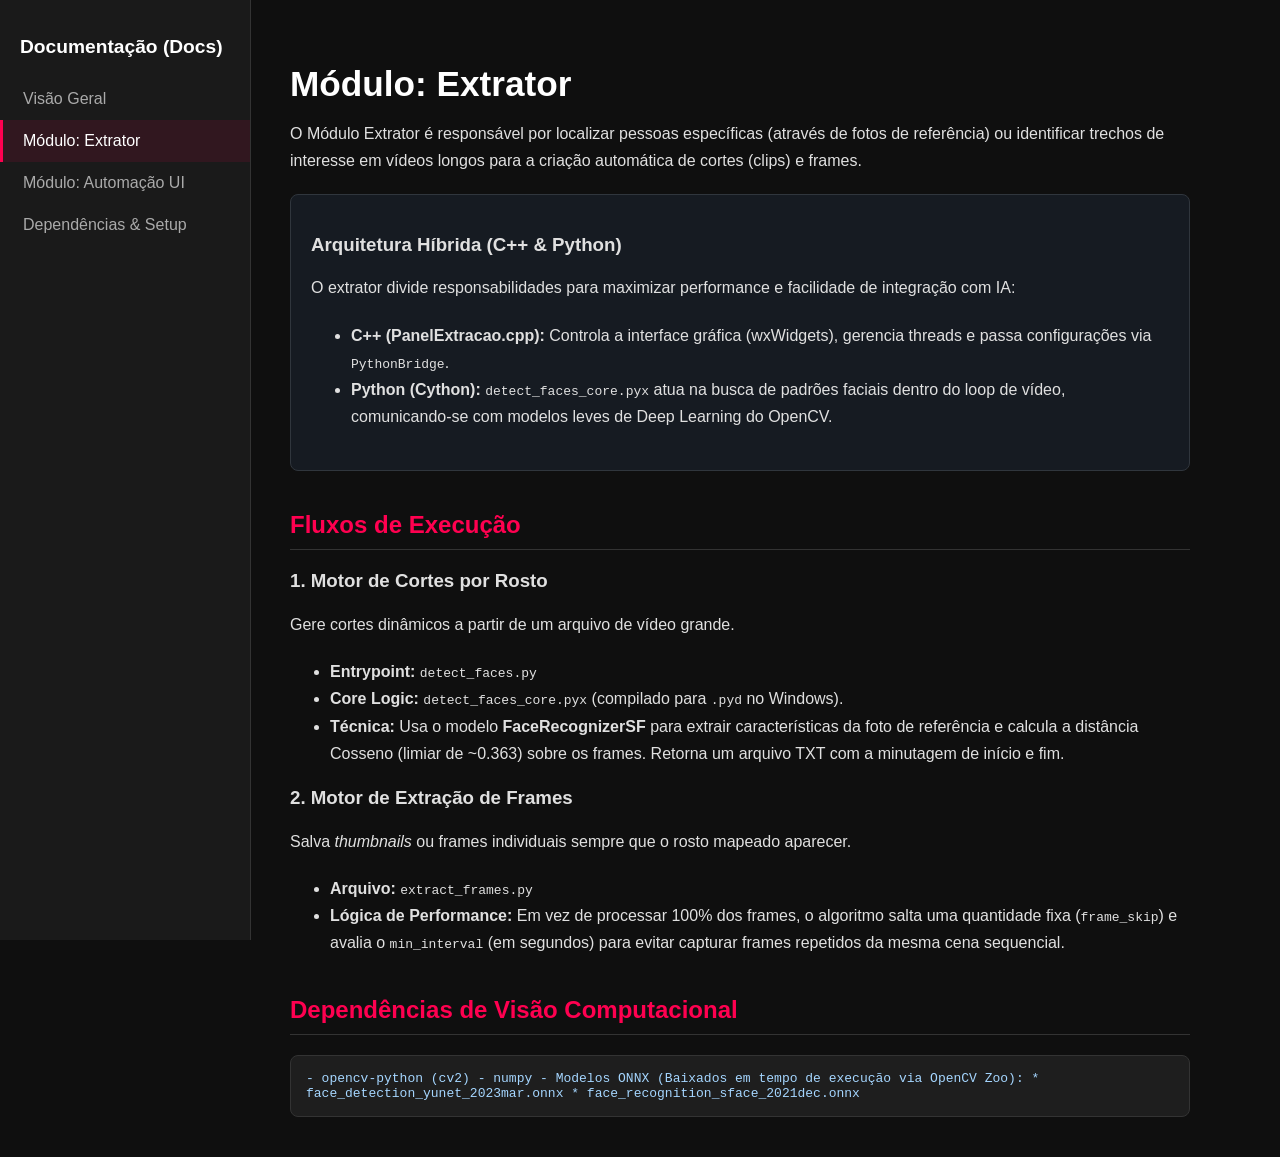
<file: suporte_dev.html>
<!DOCTYPE html>
<html lang="pt-BR">
<head>
    <meta charset="UTF-8">
    <meta name="viewport" content="width=device-width, initial-scale=1.0">
    <title>Documentação Técnica - Seletor TikTok</title>
    <style>
        :root {
            --primary: #FF0050;
            --dark: #0f0f0f;
            --sidebar: #1a1a1a;
            --text: #e0e0e0;
        }
        body {
            font-family: 'Segoe UI', Tahoma, Geneva, Verdana, sans-serif;
            margin: 0;
            background-color: var(--dark);
            color: var(--text);
            display: flex;
            min-height: 100vh;
        }
        /* Sidebar */
        .sidebar {
            width: 250px;
            background-color: var(--sidebar);
            padding: 20px 0;
            border-right: 1px solid #333;
            position: fixed;
            height: 100%;
            overflow-y: auto;
        }
        .sidebar h2 {
            padding: 0 20px; margin-bottom: 20px; font-size: 1.2rem; color: #fff;
        }
        .nav-links { list-style: none; padding: 0; margin: 0; }
        .nav-links li a {
            display: block; padding: 12px 20px; color: #aaa; text-decoration: none; border-left: 3px solid transparent; transition: 0.2s;
        }
        .nav-links li a:hover, .nav-links li a.active {
            background-color: rgba(255, 0, 80, 0.1); color: #fff; border-left-color: var(--primary);
        }

        /* Content */
        .content {
            flex: 1; margin-left: 250px; padding: 40px; max-width: 900px;
        }
        .content h1 { font-size: 2.2rem; color: #fff; margin-bottom: 10px; }
        .content h2 { margin-top: 40px; color: var(--primary); border-bottom: 1px solid #333; padding-bottom: 10px;}
        .content p { line-height: 1.7; margin-bottom: 20px; }
        .content ul { line-height: 1.7; margin-bottom: 20px; }
        
        .code-block {
            background: #1e1e1e; padding: 15px; border-radius: 8px; border: 1px solid #333; font-family: monospace; color: #a5d6ff; overflow-x: auto;
        }
        
        /* Architecture Box */
        .arch-box {
            background: #161b22; border: 1px solid #30363d; border-radius: 8px; padding: 20px; margin-bottom: 20px;
        }
    </style>
</head>
<body>
    <div class="sidebar">
        <h2>Documentação (Docs)</h2>
        <ul class="nav-links">
            <li><a href="#">Visão Geral</a></li>
            <li><a href="#" class="active">Módulo: Extrator</a></li>
            <li><a href="#">Módulo: Automação UI</a></li>
            <li><a href="#">Dependências & Setup</a></li>
        </ul>
    </div>

    <div class="content">
        <h1>Módulo: Extrator</h1>
        <p>O Módulo Extrator é responsável por localizar pessoas específicas (através de fotos de referência) ou identificar trechos de interesse em vídeos longos para a criação automática de cortes (clips) e frames.</p>
        
        <div class="arch-box">
            <h3>Arquitetura Híbrida (C++ & Python)</h3>
            <p>O extrator divide responsabilidades para maximizar performance e facilidade de integração com IA:</p>
            <ul>
                <li><strong>C++ (PanelExtracao.cpp):</strong> Controla a interface gráfica (wxWidgets), gerencia threads e passa configurações via <code>PythonBridge</code>.</li>
                <li><strong>Python (Cython):</strong> <code>detect_faces_core.pyx</code> atua na busca de padrões faciais dentro do loop de vídeo, comunicando-se com modelos leves de Deep Learning do OpenCV.</li>
            </ul>
        </div>

        <h2>Fluxos de Execução</h2>
        
        <h3>1. Motor de Cortes por Rosto</h3>
        <p>Gere cortes dinâmicos a partir de um arquivo de vídeo grande.</p>
        <ul>
            <li><strong>Entrypoint:</strong> <code>detect_faces.py</code></li>
            <li><strong>Core Logic:</strong> <code>detect_faces_core.pyx</code> (compilado para <code>.pyd</code> no Windows).</li>
            <li><strong>Técnica:</strong> Usa o modelo <strong>FaceRecognizerSF</strong> para extrair características da foto de referência e calcula a distância Cosseno (limiar de ~0.363) sobre os frames. Retorna um arquivo TXT com a minutagem de início e fim.</li>
        </ul>

        <h3>2. Motor de Extração de Frames</h3>
        <p>Salva <em>thumbnails</em> ou frames individuais sempre que o rosto mapeado aparecer.</p>
        <ul>
            <li><strong>Arquivo:</strong> <code>extract_frames.py</code></li>
            <li><strong>Lógica de Performance:</strong> Em vez de processar 100% dos frames, o algoritmo salta uma quantidade fixa (<code>frame_skip</code>) e avalia o <code>min_interval</code> (em segundos) para evitar capturar frames repetidos da mesma cena sequencial.</li>
        </ul>

        <h2>Dependências de Visão Computacional</h2>
        <div class="code-block">
- opencv-python (cv2)
- numpy
- Modelos ONNX (Baixados em tempo de execução via OpenCV Zoo):
  * face_detection_yunet_2023mar.onnx
  * face_recognition_sface_2021dec.onnx
        </div>
    </div>
</body>
</html>
</file>
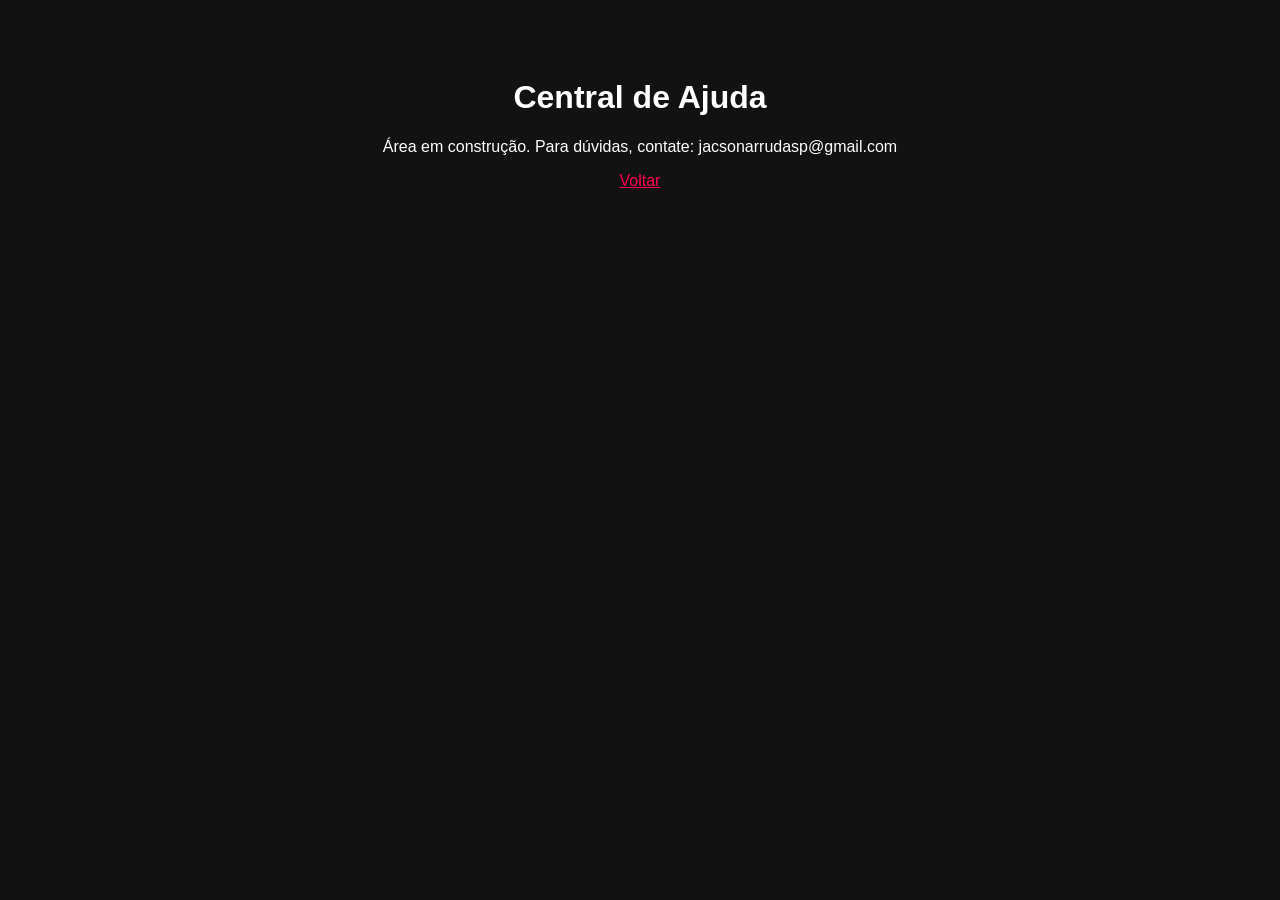
<file: suporte_user.html>
<!DOCTYPE html>
<html lang="pt-BR">
<head>
    <meta charset="UTF-8">
    <title>Suporte ao Usuário</title>
</head>
<body style="background: #121212; color: white; font-family: sans-serif; text-align: center; padding: 50px;">
    <h1>Central de Ajuda</h1>
    <p>Área em construção. Para dúvidas, contate: jacsonarrudasp@gmail.com</p>
    <a href="suporte.html" style="color: #FF0050;">Voltar</a>
</body>
</html>
</file>
<file: style.css>
:root {
    --primary: #FF0050; /* TikTok Red */
    --secondary: #00F2EA; /* TikTok Cyan */
    --tertiary: #00FF66; /* Tech Green for Blog */
    --dark: #121212;
    --card-bg: #1e1e1e;
    --text: #ffffff;
}

body {
    font-family: 'Segoe UI', Tahoma, Geneva, Verdana, sans-serif;
    margin: 0;
    background-color: var(--dark);
    color: var(--text);
    line-height: 1.6;
}

a { text-decoration: none; color: inherit; }

/* Portal Split Screen */
.portal-container {
    display: flex;
    height: 100vh;
    width: 100%;
}

.split {
    flex: 1;
    display: flex;
    flex-direction: column;
    justify-content: center;
    align-items: center;
    transition: all 0.3s ease;
    position: relative;
    overflow: hidden;
    border-right: 1px solid #333;
}

.split:hover { flex: 1.5; }
.split-software { background: linear-gradient(45deg, #1a1a1a, #2a2a2a); }
.split-banco { background: linear-gradient(45deg, #0f0f0f, #1a1a1a); }
.split-blog { background: linear-gradient(45deg, #0a1912, #11281e); }

.split h2 { font-size: 3rem; z-index: 2; margin-bottom: 10px; }
.split p { font-size: 1.2rem; color: #ccc; z-index: 2; max-width: 400px; text-align: center; }
.btn-enter {
    margin-top: 30px;
    padding: 15px 40px;
    border: 2px solid var(--primary);
    border-radius: 30px;
    color: white;
    font-weight: bold;
    text-transform: uppercase;
    transition: 0.3s;
    z-index: 2;
}
.split-banco .btn-enter { border-color: var(--secondary); }
.split-blog .btn-enter { border-color: var(--tertiary); }
.btn-enter:hover { background: white; color: black; }

/* Galeria Grid */
.gallery-grid {
    display: grid;
    grid-template-columns: repeat(auto-fill, minmax(250px, 1fr));
    gap: 20px;
    padding: 40px;
}
.media-card {
    background: var(--card-bg);
    border-radius: 10px;
    overflow: hidden;
    transition: transform 0.2s;
}
.media-card:hover { transform: translateY(-5px); }
.media-thumb {
    width: 100%;
    height: 180px;
    object-fit: cover;
    background: #333;
}
.media-info { padding: 15px; }
.media-title { font-weight: bold; margin-bottom: 5px; display: block; }
.media-tag { font-size: 0.8rem; color: #888; background: #333; padding: 2px 8px; border-radius: 4px; }
.btn-download {
    display: block;
    text-align: center;
    background: var(--secondary);
    color: #000;
    padding: 8px;
    margin-top: 10px;
    border-radius: 5px;
    font-weight: bold;
}

/* Responsivo */
@media (max-width: 768px) {
    .portal-container { flex-direction: column; height: auto; min-height: 100vh; }
    .split { border-right: none; border-bottom: 1px solid #333; min-height: 33.33vh; padding: 40px 15px; }
    .split h2 { font-size: 2.2rem; }
    .split p { font-size: 1rem; margin-bottom: 10px; }
    .btn-enter { margin-top: 15px; padding: 12px 25px; }
}
</file>
